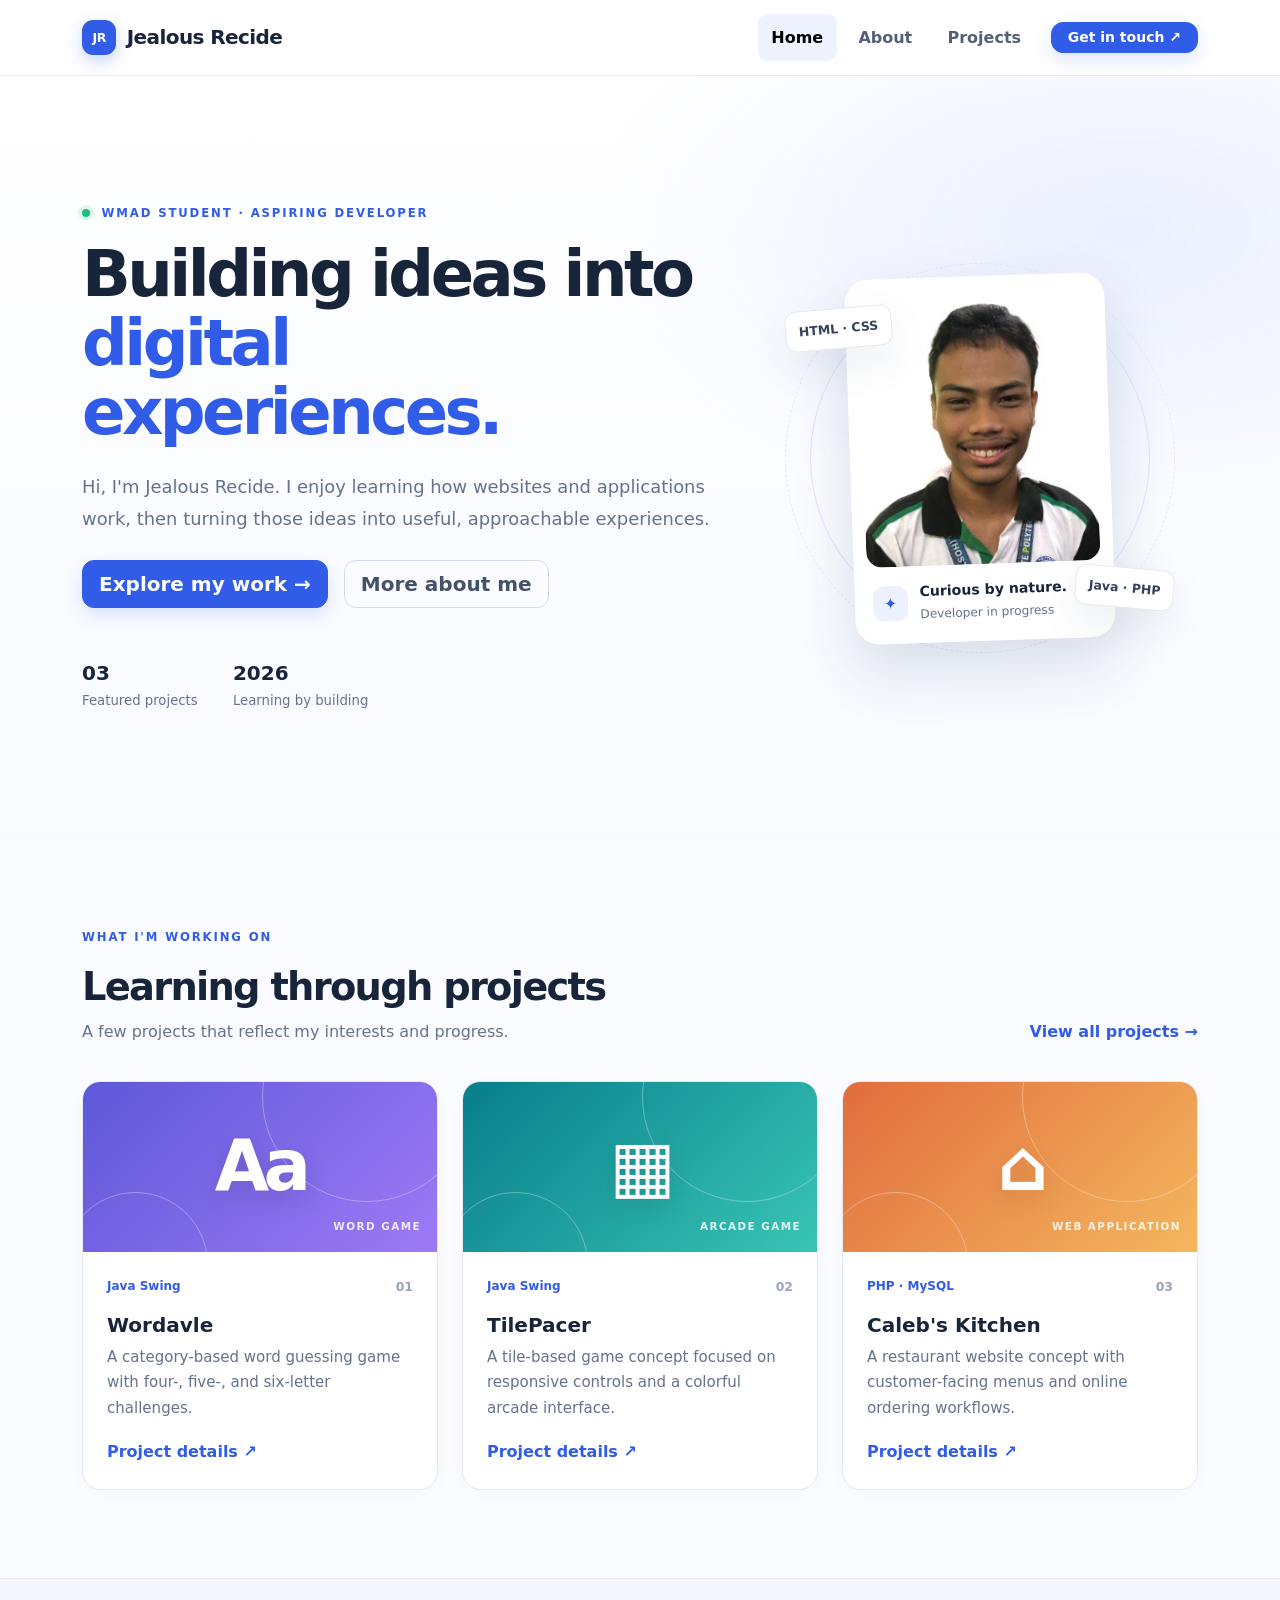
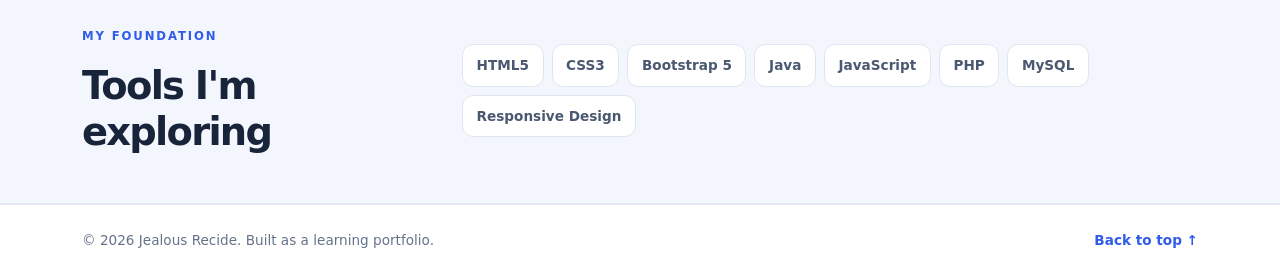
<file: Recide_Jealous_Week11_Bootstrap/index.html>
<!DOCTYPE html>
<html lang="en">
<head>
  <meta charset="utf-8">
  <meta name="viewport" content="width=device-width, initial-scale=1">
  <meta name="description" content="Jealous Recide's student developer portfolio and selected projects.">
  <meta name="theme-color" content="#f8fafc">
  <title>Jealous Recide | Portfolio</title>

  <link href="https://cdn.jsdelivr.net/npm/bootstrap@5.3.3/dist/css/bootstrap.min.css" rel="stylesheet">
  <link rel="stylesheet" href="css/style.css">
</head>
<body>
  <a class="skip-link" href="#main-content">Skip to content</a>
  <nav class="navbar navbar-expand-lg navbar-light sticky-top site-nav">
    <div class="container">
      <a class="navbar-brand fw-bold" href="index.html">
        <span class="brand-mark">JR</span> Jealous Recide
      </a>

      <button class="navbar-toggler" type="button" data-bs-toggle="collapse" data-bs-target="#portfolioNav"
        aria-controls="portfolioNav" aria-expanded="false" aria-label="Toggle navigation">
        <span class="navbar-toggler-icon"></span>
      </button>

      <div class="collapse navbar-collapse" id="portfolioNav">
        <ul class="navbar-nav ms-auto align-items-lg-center gap-lg-2">
          <li class="nav-item">
            <a class="nav-link active" aria-current="page" href="index.html">Home</a>
          </li>
          <li class="nav-item">
            <a class="nav-link" href="about.html">About</a>
          </li>
          <li class="nav-item">
            <a class="nav-link" href="projects.html">Projects</a>
          </li>
          <li class="nav-item ms-lg-2">
            <a class="btn btn-primary btn-sm px-3" href="about.html#contact">
              Get in touch <span aria-hidden="true">↗</span>
            </a>
          </li>
        </ul>
      </div>
    </div>
  </nav>

  <main id="main-content">
    <section class="hero-section py-5 py-lg-6">
      <div class="container py-lg-4">
        <div class="row align-items-center g-5">
          <div class="col-lg-7 order-2 order-lg-1">
            <p class="eyebrow mb-3">
              <span class="status-dot"></span> WMAD STUDENT · ASPIRING DEVELOPER
            </p>
            <h1 class="display-3 fw-bold hero-title">
              Building ideas into <span>digital experiences.</span>
            </h1>
            <p class="lead hero-copy mt-4">
              Hi, I'm Jealous Recide. I enjoy learning how websites and applications work, then turning those ideas
              into useful, approachable experiences.
            </p>

            <div class="d-flex flex-wrap gap-3 mt-4">
              <a class="btn btn-primary btn-lg" href="projects.html">
                Explore my work <span aria-hidden="true">→</span>
              </a>
              <a class="btn btn-outline-secondary btn-lg" href="about.html">More about me</a>
            </div>

            <div class="hero-meta mt-5">
              <div>
                <strong>03</strong>
                <span>Featured projects</span>
              </div>
              <div>
                <strong>2026</strong>
                <span>Learning by building</span>
              </div>
            </div>
          </div>

          <div class="col-lg-5 order-1 order-lg-2">
            <div class="portrait-wrap mx-auto">
              <div class="portrait-orbit orbit-one"></div>
              <div class="portrait-orbit orbit-two"></div>

              <div class="portrait-card">
                <img src="images/profile.jpg" class="profile-image" alt="Portrait of Jealous Recide">
                <div class="portrait-caption">
                  <span class="caption-icon">✦</span>
                  <div>
                    <strong>Curious by nature.</strong>
                    <small>Developer in progress</small>
                  </div>
                </div>
              </div>

              <span class="floating-tag tag-top">HTML · CSS</span>
              <span class="floating-tag tag-bottom">Java · PHP</span>
            </div>
          </div>

        </div>
      </div>
    </section>

    <section class="section-space">
      <div class="container">

        <div class="section-heading d-flex flex-column flex-md-row justify-content-between align-items-md-end gap-3">
          <div>
            <p class="eyebrow">WHAT I'M WORKING ON</p>
            <h2 class="section-title">Learning through projects</h2>
            <p class="section-subtitle mb-0">A few projects that reflect my interests and progress.</p>
          </div>
          <a href="projects.html" class="text-link">View all projects <span aria-hidden="true">→</span></a>
        </div>

        <div class="row g-4 mt-2">
          <div class="col-md-6 col-lg-4">
            <article class="card project-card h-100">
              <div class="project-visual visual-purple">
                <span class="visual-symbol">Aa</span>
                <span class="visual-label">WORD GAME</span>
              </div>
              <div class="card-body p-4">
                <div class="d-flex justify-content-between align-items-center mb-3">
                  <span class="project-type">Java Swing</span>
                  <span class="project-number">01</span>
                </div>
                <h3 class="h5 card-title">Wordavle</h3>
                <p class="card-text">
                  A category-based word guessing game with four-, five-, and six-letter challenges.
                </p>
                <a href="projects.html#wordavle" class="stretched-link text-link">
                  Project details <span aria-hidden="true">↗</span>
                </a>
              </div>
            </article>
          </div>

          <div class="col-md-6 col-lg-4">
            <article class="card project-card h-100">
              <div class="project-visual visual-teal">
                <span class="visual-symbol">▦</span>
                <span class="visual-label">ARCADE GAME</span>
              </div>
              <div class="card-body p-4">
                <div class="d-flex justify-content-between align-items-center mb-3">
                  <span class="project-type">Java Swing</span>
                  <span class="project-number">02</span>
                </div>
                <h3 class="h5 card-title">TilePacer</h3>
                <p class="card-text">
                  A tile-based game concept focused on responsive controls and a colorful arcade interface.
                </p>
                <a href="projects.html#tilepacer" class="stretched-link text-link">
                  Project details <span aria-hidden="true">↗</span>
                </a>
              </div>
            </article>
          </div>

          <div class="col-md-6 col-lg-4">
            <article class="card project-card h-100">
              <div class="project-visual visual-orange">
                <span class="visual-symbol">⌂</span>
                <span class="visual-label">WEB APPLICATION</span>
              </div>
              <div class="card-body p-4">
                <div class="d-flex justify-content-between align-items-center mb-3">
                  <span class="project-type">PHP · MySQL</span>
                  <span class="project-number">03</span>
                </div>
                <h3 class="h5 card-title">Caleb's Kitchen</h3>
                <p class="card-text">
                  A restaurant website concept with customer-facing menus and online ordering workflows.
                </p>
                <a href="projects.html#calebs" class="stretched-link text-link">
                  Project details <span aria-hidden="true">↗</span>
                </a>
              </div>
            </article>
          </div>
        </div>
      </div>
    </section>

    <section class="skills-band py-5">
      <div class="container">
        <div class="row align-items-center g-4">
          <div class="col-lg-4">
            <p class="eyebrow">MY FOUNDATION</p>
            <h2 class="section-title mb-0">Tools I'm exploring</h2>
          </div>
          <div class="col-lg-8">
            <div class="d-flex flex-wrap gap-2 skill-list">
              <span>HTML5</span>
              <span>CSS3</span>
              <span>Bootstrap 5</span>
              <span>Java</span>
              <span>JavaScript</span>
              <span>PHP</span>
              <span>MySQL</span>
              <span>Responsive Design</span>
            </div>
          </div>
        </div>
      </div>
    </section>
  </main>

  <footer class="site-footer py-4">
    <div class="container d-flex flex-column flex-md-row justify-content-between align-items-center gap-2">
      <p class="mb-0">© 2026 Jealous Recide. Built as a learning portfolio.</p>
      <a href="#main-content" class="footer-link">Back to top ↑</a>
    </div>
  </footer>

  <script src="https://cdn.jsdelivr.net/npm/bootstrap@5.3.3/dist/js/bootstrap.bundle.min.js"></script>
  <script src="js/main.js"></script>
</body>
</html>
</file>
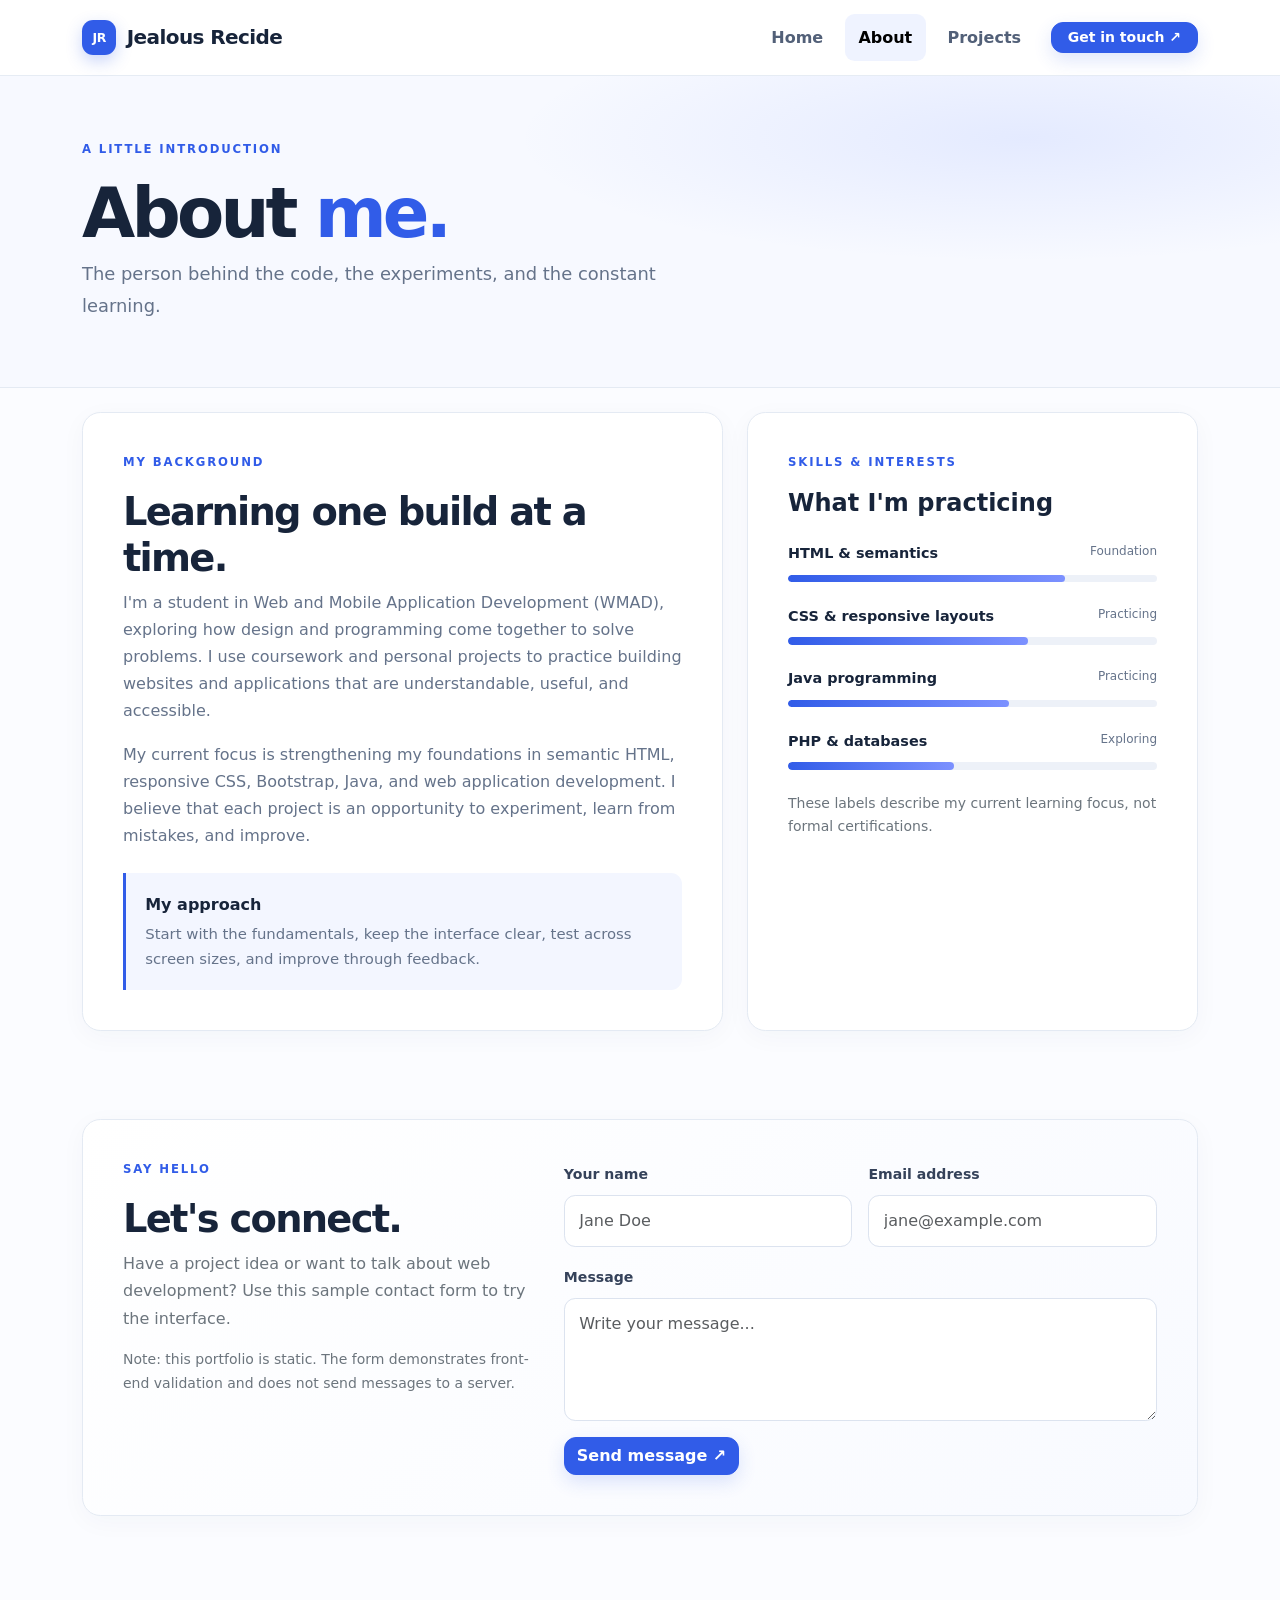
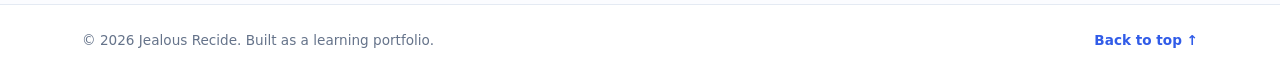
<file: Recide_Jealous_Week11_Bootstrap/about.html>
<!DOCTYPE html>
<html lang="en">
<head>
  <meta charset="utf-8">
  <meta name="viewport" content="width=device-width, initial-scale=1">
  <meta name="description" content="Learn more about Jealous Recide, a student developer.">
  <meta name="theme-color" content="#f8fafc">
  <title>About | Jealous Recide</title>

  <link href="https://cdn.jsdelivr.net/npm/bootstrap@5.3.3/dist/css/bootstrap.min.css" rel="stylesheet">
  <link rel="stylesheet" href="css/style.css">
</head>
<body>
  <a class="skip-link" href="#main-content">Skip to content</a>

  <nav class="navbar navbar-expand-lg navbar-light sticky-top site-nav">
    <div class="container">
      <a class="navbar-brand fw-bold" href="index.html">
        <span class="brand-mark">JR</span> Jealous Recide
      </a>

      <button class="navbar-toggler" type="button" data-bs-toggle="collapse" data-bs-target="#portfolioNav"
        aria-controls="portfolioNav" aria-expanded="false" aria-label="Toggle navigation">
        <span class="navbar-toggler-icon"></span>
      </button>

      <div class="collapse navbar-collapse" id="portfolioNav">
        <ul class="navbar-nav ms-auto align-items-lg-center gap-lg-2">
          <li class="nav-item">
            <a class="nav-link" href="index.html">Home</a>
          </li>
          <li class="nav-item">
            <a class="nav-link active" aria-current="page" href="about.html">About</a>
          </li>
          <li class="nav-item">
            <a class="nav-link" href="projects.html">Projects</a>
          </li>
          <li class="nav-item ms-lg-2">
            <a class="btn btn-primary btn-sm px-3" href="#contact">Get in touch ↗</a>
          </li>
        </ul>
      </div>
    </div>
  </nav>

  <main id="main-content">
    <section class="page-hero py-5">
      <div class="container py-3">
        <p class="eyebrow">A LITTLE INTRODUCTION</p>
        <h1 class="display-4 fw-bold hero-title">About <span>me.</span></h1>
        <p class="lead hero-copy mb-0">The person behind the code, the experiments, and the constant learning.</p>
      </div>
    </section>

    <section class="section-space pt-4">
      <div class="container">
        <div class="row g-4">

          <div class="col-lg-7">
            <article class="content-panel h-100">
              <p class="eyebrow">MY BACKGROUND</p>
              <h2 class="section-title">Learning one build at a time.</h2>

              <p>
                I'm a student in Web and Mobile Application Development (WMAD), exploring how design and
                programming come together to solve problems. I use coursework and personal projects to practice
                building websites and applications that are understandable, useful, and accessible.
              </p>
              <p>
                My current focus is strengthening my foundations in semantic HTML, responsive CSS, Bootstrap, Java,
                and web application development. I believe that each project is an opportunity to experiment, learn
                from mistakes, and improve.
              </p>

              <div class="callout mt-4">
                <strong>My approach</strong>
                <p class="mb-0">
                  Start with the fundamentals, keep the interface clear, test across screen sizes, and improve
                  through feedback.
                </p>
              </div>
            </article>
          </div>

          <div class="col-lg-5">
            <div class="content-panel h-100">
              <p class="eyebrow">SKILLS &amp; INTERESTS</p>
              <h2 class="h4 fw-bold mb-4">What I'm practicing</h2>

              <div class="skill-row">
                <div class="d-flex justify-content-between">
                  <strong>HTML &amp; semantics</strong>
                  <span>Foundation</span>
                </div>
                <div class="progress" role="progressbar" aria-label="HTML and semantics learning progress"
                  aria-valuenow="75" aria-valuemin="0" aria-valuemax="100">
                  <div class="progress-bar" style="width: 75%"></div>
                </div>
              </div>

              <div class="skill-row">
                <div class="d-flex justify-content-between">
                  <strong>CSS &amp; responsive layouts</strong>
                  <span>Practicing</span>
                </div>
                <div class="progress" role="progressbar" aria-label="CSS and responsive layouts learning progress"
                  aria-valuenow="65" aria-valuemin="0" aria-valuemax="100">
                  <div class="progress-bar" style="width: 65%"></div>
                </div>
              </div>

              <div class="skill-row">
                <div class="d-flex justify-content-between">
                  <strong>Java programming</strong>
                  <span>Practicing</span>
                </div>
                <div class="progress" role="progressbar" aria-label="Java programming learning progress"
                  aria-valuenow="60" aria-valuemin="0" aria-valuemax="100">
                  <div class="progress-bar" style="width: 60%"></div>
                </div>
              </div>

              <div class="skill-row">
                <div class="d-flex justify-content-between">
                  <strong>PHP &amp; databases</strong>
                  <span>Exploring</span>
                </div>
                <div class="progress" role="progressbar" aria-label="PHP and database learning progress"
                  aria-valuenow="45" aria-valuemin="0" aria-valuemax="100">
                  <div class="progress-bar" style="width: 45%"></div>
                </div>
              </div>

              <p class="small text-secondary mt-3 mb-0">
                These labels describe my current learning focus, not formal certifications.
              </p>
            </div>
          </div>

        </div>
      </div>
    </section>

    <section class="section-space pt-0" id="contact">
      <div class="container">
        <div class="contact-panel">
          <div class="row g-4 align-items-start">

            <div class="col-lg-5">
              <p class="eyebrow">SAY HELLO</p>
              <h2 class="section-title">Let's connect.</h2>
              <p class="text-secondary">
                Have a project idea or want to talk about web development? Use this sample contact form to try the
                interface.
              </p>
              <p class="small text-secondary mb-0">
                Note: this portfolio is static. The form demonstrates front-end validation and does not send messages
                to a server.
              </p>
            </div>

            <div class="col-lg-7">
              <form id="contactForm" class="row g-3 needs-validation" novalidate>
                <div class="col-md-6">
                  <label for="contactName" class="form-label">Your name</label>
                  <input id="contactName" name="name" class="form-control" type="text" placeholder="Jane Doe" required>
                  <div class="invalid-feedback">Please enter your name.</div>
                </div>

                <div class="col-md-6">
                  <label for="contactEmail" class="form-label">Email address</label>
                  <input id="contactEmail" name="email" class="form-control" type="email"
                    placeholder="jane@example.com" required>
                  <div class="invalid-feedback">Please enter a valid email address.</div>
                </div>

                <div class="col-12">
                  <label for="contactMessage" class="form-label">Message</label>
                  <textarea id="contactMessage" name="message" class="form-control" rows="4"
                    placeholder="Write your message..." required></textarea>
                  <div class="invalid-feedback">Please add a short message.</div>
                </div>

                <div class="col-12 d-flex flex-wrap align-items-center gap-3">
                  <button class="btn btn-primary" type="submit">Send message ↗</button>
                  <span id="formFeedback" class="small" role="status" aria-live="polite"></span>
                </div>
              </form>
            </div>

          </div>
        </div>
      </div>
    </section>
  </main>

  <footer class="site-footer py-4">
    <div class="container d-flex flex-column flex-md-row justify-content-between align-items-center gap-2">
      <p class="mb-0">© 2026 Jealous Recide. Built as a learning portfolio.</p>
      <a href="#main-content" class="footer-link">Back to top ↑</a>
    </div>
  </footer>

  <script src="https://cdn.jsdelivr.net/npm/bootstrap@5.3.3/dist/js/bootstrap.bundle.min.js"></script>
  <script src="js/main.js"></script>
</body>
</html>
</file>
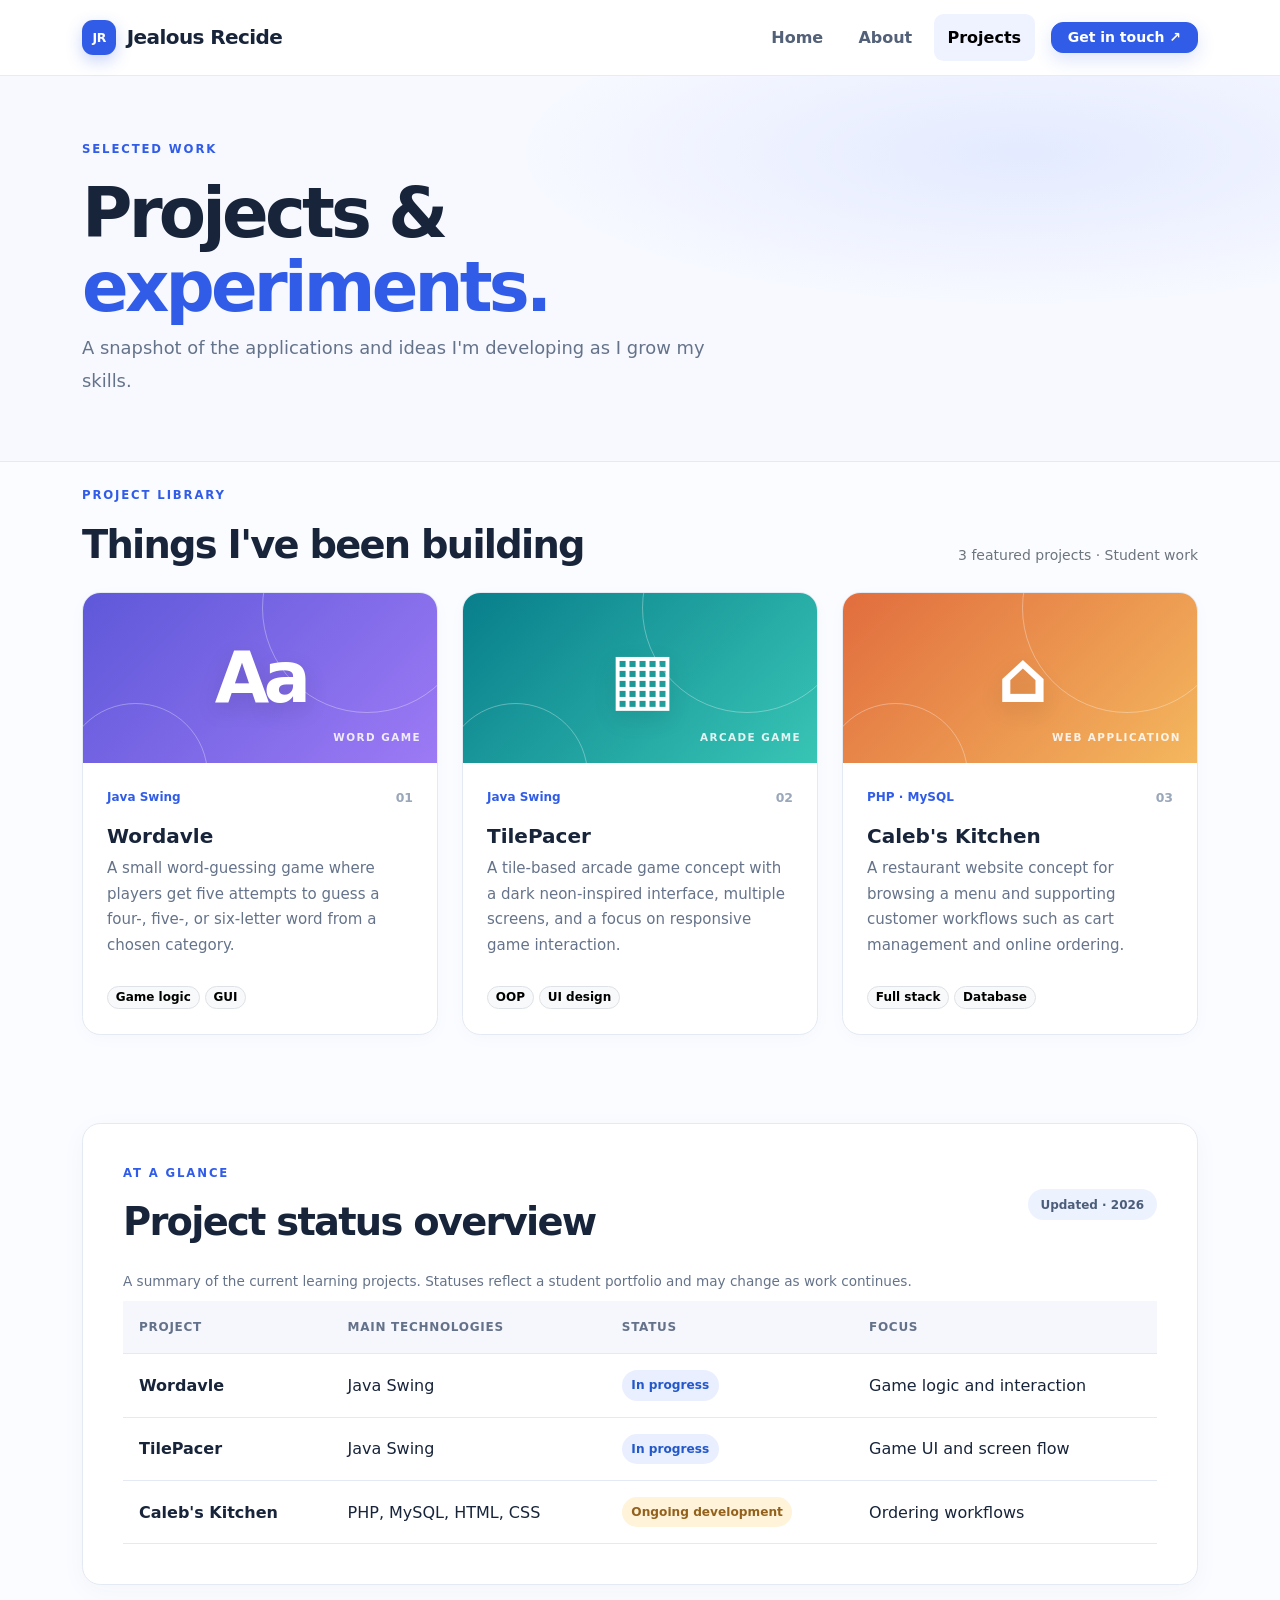
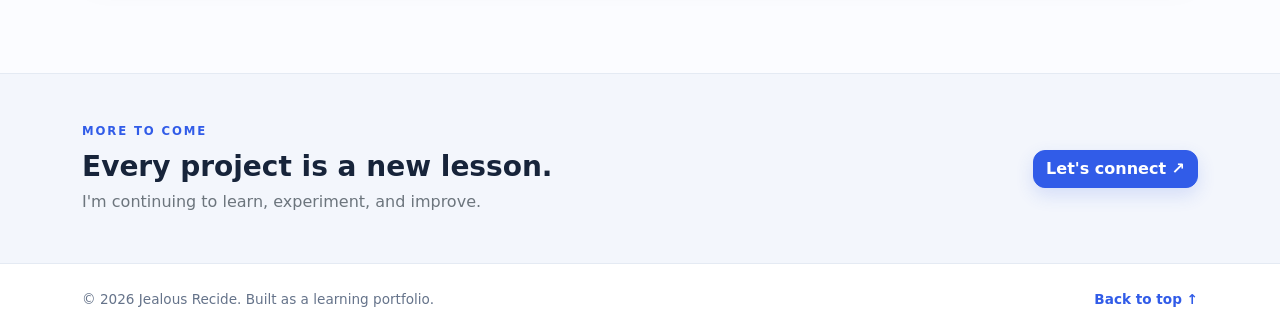
<file: Recide_Jealous_Week11_Bootstrap/projects.html>
<!DOCTYPE html>
<html lang="en">
<head>
  <meta charset="utf-8">
  <meta name="viewport" content="width=device-width, initial-scale=1">
  <meta name="description" content="Selected software and web projects by Jealous Recide.">
  <meta name="theme-color" content="#f8fafc">
  <title>Projects | Jealous Recide</title>

  <link href="https://cdn.jsdelivr.net/npm/bootstrap@5.3.3/dist/css/bootstrap.min.css" rel="stylesheet">
  <link rel="stylesheet" href="css/style.css">
</head>
<body>
  <a class="skip-link" href="#main-content">Skip to content</a>
  <nav class="navbar navbar-expand-lg navbar-light sticky-top site-nav">
    <div class="container">
      <a class="navbar-brand fw-bold" href="index.html">
        <span class="brand-mark">JR</span> Jealous Recide
      </a>

      <button class="navbar-toggler" type="button" data-bs-toggle="collapse" data-bs-target="#portfolioNav"
        aria-controls="portfolioNav" aria-expanded="false" aria-label="Toggle navigation">
        <span class="navbar-toggler-icon"></span>
      </button>

      <div class="collapse navbar-collapse" id="portfolioNav">
        <ul class="navbar-nav ms-auto align-items-lg-center gap-lg-2">
          <li class="nav-item">
            <a class="nav-link" href="index.html">Home</a>
          </li>
          <li class="nav-item">
            <a class="nav-link" href="about.html">About</a>
          </li>
          <li class="nav-item">
            <a class="nav-link active" aria-current="page" href="projects.html">Projects</a>
          </li>
          <li class="nav-item ms-lg-2">
            <a class="btn btn-primary btn-sm px-3" href="about.html#contact">Get in touch ↗</a>
          </li>
        </ul>
      </div>
    </div>
  </nav>

  <main id="main-content">
    <section class="page-hero py-5">
      <div class="container py-3">
        <p class="eyebrow">SELECTED WORK</p>
        <h1 class="display-4 fw-bold hero-title">Projects &amp; <span>experiments.</span></h1>
        <p class="lead hero-copy mb-0">
          A snapshot of the applications and ideas I'm developing as I grow my skills.
        </p>
      </div>
    </section>

    <section class="section-space pt-4">
      <div class="container">

        <div class="d-flex flex-column flex-md-row justify-content-between align-items-md-end gap-3 mb-4">
          <div>
            <p class="eyebrow">PROJECT LIBRARY</p>
            <h2 class="section-title mb-0">Things I've been building</h2>
          </div>
          <span class="small text-secondary">3 featured projects · Student work</span>
        </div>

        <div class="row g-4">
          <div class="col-md-6 col-lg-4" id="wordavle">
            <article class="card project-card h-100">
              <div class="project-visual visual-purple">
                <span class="visual-symbol">Aa</span>
                <span class="visual-label">WORD GAME</span>
              </div>
              <div class="card-body p-4 d-flex flex-column">
                <div class="d-flex justify-content-between mb-3">
                  <span class="project-type">Java Swing</span>
                  <span class="project-number">01</span>
                </div>
                <h2 class="h5 card-title">Wordavle</h2>
                <p class="card-text">
                  A small word-guessing game where players get five attempts to guess a four-, five-, or six-letter
                  word from a chosen category.
                </p>
                <div class="mt-auto pt-2">
                  <span class="badge rounded-pill text-bg-light border">Game logic</span>
                  <span class="badge rounded-pill text-bg-light border">GUI</span>
                </div>
              </div>
            </article>
          </div>

          <div class="col-md-6 col-lg-4" id="tilepacer">
            <article class="card project-card h-100">
              <div class="project-visual visual-teal">
                <span class="visual-symbol">▦</span>
                <span class="visual-label">ARCADE GAME</span>
              </div>
              <div class="card-body p-4 d-flex flex-column">
                <div class="d-flex justify-content-between mb-3">
                  <span class="project-type">Java Swing</span>
                  <span class="project-number">02</span>
                </div>
                <h2 class="h5 card-title">TilePacer</h2>
                <p class="card-text">
                  A tile-based arcade game concept with a dark neon-inspired interface, multiple screens, and a focus
                  on responsive game interaction.
                </p>
                <div class="mt-auto pt-2">
                  <span class="badge rounded-pill text-bg-light border">OOP</span>
                  <span class="badge rounded-pill text-bg-light border">UI design</span>
                </div>
              </div>
            </article>
          </div>

          <div class="col-md-6 col-lg-4" id="calebs">
            <article class="card project-card h-100">
              <div class="project-visual visual-orange">
                <span class="visual-symbol">⌂</span>
                <span class="visual-label">WEB APPLICATION</span>
              </div>
              <div class="card-body p-4 d-flex flex-column">
                <div class="d-flex justify-content-between mb-3">
                  <span class="project-type">PHP · MySQL</span>
                  <span class="project-number">03</span>
                </div>
                <h2 class="h5 card-title">Caleb's Kitchen</h2>
                <p class="card-text">
                  A restaurant website concept for browsing a menu and supporting customer workflows such as cart
                  management and online ordering.
                </p>
                <div class="mt-auto pt-2">
                  <span class="badge rounded-pill text-bg-light border">Full stack</span>
                  <span class="badge rounded-pill text-bg-light border">Database</span>
                </div>
              </div>
            </article>
          </div>

        </div>
      </div>
    </section>

    <section class="section-space pt-0">
      <div class="container">
        <div class="content-panel">

          <div class="row align-items-center g-3 mb-3">
            <div class="col">
              <p class="eyebrow">AT A GLANCE</p>
              <h2 class="section-title mb-0">Project status overview</h2>
            </div>
            <div class="col-auto">
              <span class="badge rounded-pill status-badge">Updated · 2026</span>
            </div>
          </div>

          <div class="table-responsive">
            <table class="table align-middle project-table mb-0">
              <caption class="caption-top">
                A summary of the current learning projects. Statuses reflect a student portfolio and may change as work
                continues.
              </caption>
              <thead>
                <tr>
                  <th scope="col">Project</th>
                  <th scope="col">Main technologies</th>
                  <th scope="col">Status</th>
                  <th scope="col">Focus</th>
                </tr>
              </thead>
              <tbody>
                <tr>
                  <th scope="row">Wordavle</th>
                  <td>Java Swing</td>
                  <td><span class="status-pill status-progress">In progress</span></td>
                  <td>Game logic and interaction</td>
                </tr>
                <tr>
                  <th scope="row">TilePacer</th>
                  <td>Java Swing</td>
                  <td><span class="status-pill status-progress">In progress</span></td>
                  <td>Game UI and screen flow</td>
                </tr>
                <tr>
                  <th scope="row">Caleb's Kitchen</th>
                  <td>PHP, MySQL, HTML, CSS</td>
                  <td><span class="status-pill status-planning">Ongoing development</span></td>
                  <td>Ordering workflows</td>
                </tr>
              </tbody>
            </table>
          </div>

        </div>
      </div>
    </section>

    <section class="cta-section py-5">
      <div class="container d-flex flex-column flex-md-row justify-content-between align-items-md-center gap-3">
        <div>
          <p class="eyebrow mb-2">MORE TO COME</p>
          <h2 class="h3 fw-bold mb-1">Every project is a new lesson.</h2>
          <p class="text-secondary mb-0">I'm continuing to learn, experiment, and improve.</p>
        </div>
        <a href="about.html#contact" class="btn btn-primary">Let's connect ↗</a>
      </div>
    </section>

  </main>

  <footer class="site-footer py-4">
    <div class="container d-flex flex-column flex-md-row justify-content-between align-items-center gap-2">
      <p class="mb-0">© 2026 Jealous Recide. Built as a learning portfolio.</p>
      <a href="#main-content" class="footer-link">Back to top ↑</a>
    </div>
  </footer>

  <script src="https://cdn.jsdelivr.net/npm/bootstrap@5.3.3/dist/js/bootstrap.bundle.min.js"></script>
  <script src="js/main.js"></script>
</body>
</html>
</file>
<file: Recide_Jealous_Week11_Bootstrap/css/style.css>
:root {
  --ink: #17243a;
  --muted: #65738a;
  --primary: #315ce8;
  --primary-dark: #2447bf;
  --line: #e4eaf3;
  --soft: #f5f7fc;
  --surface: #ffffff;
  --radius: 1.15rem;
  --shadow: 0 16px 42px rgba(25, 45, 86, 0.08);
}

html {
  scroll-behavior: smooth;
  scroll-padding-top: 5rem;
}

body {
  margin: 0;
  color: var(--ink);
  background: #fbfcff;
  font-family: Inter, "Segoe UI", system-ui, -apple-system, sans-serif;
  line-height: 1.7;
}

a {
  text-underline-offset: 0.2em;
}

.skip-link {
  position: absolute;
  top: -100px;
  left: 1rem;
  z-index: 2000;
  padding: 0.75rem 1rem;
  background: white;
  border-radius: 0.5rem;
}

.skip-link:focus {
  top: 1rem;
}

.site-nav {
  background: rgba(255, 255, 255, 0.94);
  border-bottom: 1px solid rgba(228, 234, 243, 0.9);
  backdrop-filter: blur(14px);
}

.navbar {
  min-height: 76px;
}

.navbar-brand {
  display: inline-flex;
  align-items: center;
  gap: 0.65rem;
  color: var(--ink);
  letter-spacing: -0.03em;
}

.brand-mark {
  display: inline-grid;
  place-items: center;
  width: 2.15rem;
  height: 2.15rem;
  border-radius: 0.7rem;
  color: white;
  background: var(--primary);
  font-size: 0.78rem;
  letter-spacing: -0.04em;
  box-shadow: 0 6px 16px rgba(49, 92, 232, 0.25);
}

.nav-link {
  color: #526078;
  font-weight: 600;
  padding: 0.6rem 0.85rem !important;
  border-radius: 0.6rem;
}

.nav-link:hover,
.nav-link.active {
  color: var(--primary);
  background: #eff3ff;
}

.btn {
  border-radius: 0.75rem;
  font-weight: 650;
}

.btn-primary {
  --bs-btn-bg: var(--primary);
  --bs-btn-border-color: var(--primary);
  --bs-btn-hover-bg: var(--primary-dark);
  --bs-btn-hover-border-color: var(--primary-dark);
  --bs-btn-active-bg: var(--primary-dark);
  box-shadow: 0 7px 18px rgba(49, 92, 232, 0.16);
}

.btn-outline-secondary {
  --bs-btn-color: #43516a;
  --bs-btn-border-color: #d4dce9;
  --bs-btn-hover-bg: #f0f3f9;
  --bs-btn-hover-color: var(--ink);
  --bs-btn-hover-border-color: #d4dce9;
}

.hero-section {
  overflow: hidden;
  background:
    radial-gradient(ellipse at 88% 20%, rgba(91, 128, 255, 0.11), transparent 34%),
    linear-gradient(180deg, #fff 0%, #f8faff 100%);
}

.py-lg-6 {
  padding-top: 6.5rem !important;
  padding-bottom: 6.5rem !important;
}

.eyebrow {
  color: var(--primary);
  font-size: 0.73rem;
  letter-spacing: 0.16em;
  font-weight: 800;
}

.status-dot {
  display: inline-block;
  width: 0.5rem;
  height: 0.5rem;
  margin-right: 0.35rem;
  border-radius: 50%;
  background: #22b981;
  box-shadow: 0 0 0 4px #dcf8ec;
}

.hero-title {
  max-width: 760px;
  color: var(--ink);
  letter-spacing: -0.055em;
  line-height: 1.08;
}

.hero-title span {
  color: var(--primary);
}

.hero-copy {
  max-width: 650px;
  color: var(--muted);
  font-size: 1.12rem;
  line-height: 1.8;
}

.hero-meta {
  display: flex;
  flex-wrap: wrap;
  gap: 2.2rem;
}

.hero-meta div {
  display: flex;
  flex-direction: column;
}

.hero-meta strong {
  font-size: 1.25rem;
  color: var(--ink);
}

.hero-meta span {
  font-size: 0.83rem;
  color: var(--muted);
}

.portrait-wrap {
  position: relative;
  display: grid;
  place-items: center;
  width: min(100%, 390px);
  min-height: 390px;
}

.portrait-orbit {
  position: absolute;
  border: 1px solid #dce5ff;
  border-radius: 50%;
}

.orbit-one {
  width: 340px;
  height: 340px;
}

.orbit-two {
  width: 390px;
  height: 390px;
  border-style: dashed;
  opacity: 0.8;
}

.portrait-card {
  position: relative;
  z-index: 1;
  width: 260px;
  padding: 0.75rem;
  border: 1px solid white;
  border-radius: 1.5rem;
  background: white;
  box-shadow: 0 24px 60px rgba(34, 54, 100, 0.16);
  transform: rotate(-2deg);
}

.profile-image {
  display: block;
  width: 100%;
  height: 275px;
  object-fit: cover;
  object-position: center;
  border-radius: 1rem;
  background: #e9eef8;
}

.portrait-caption {
  display: flex;
  gap: 0.75rem;
  align-items: center;
  padding: 0.9rem 0.3rem 0.3rem;
}

.portrait-caption strong,
.portrait-caption small {
  display: block;
}

.portrait-caption strong {
  font-size: 0.88rem;
}

.portrait-caption small {
  color: var(--muted);
  font-size: 0.76rem;
}

.caption-icon {
  display: grid;
  place-items: center;
  width: 2.2rem;
  height: 2.2rem;
  color: var(--primary);
  background: #edf1ff;
  border-radius: 0.7rem;
}

.floating-tag {
  position: absolute;
  z-index: 2;
  padding: 0.55rem 0.8rem;
  color: #34415a;
  background: white;
  border: 1px solid var(--line);
  border-radius: 0.7rem;
  box-shadow: var(--shadow);
  font-size: 0.78rem;
  font-weight: 750;
}

.tag-top {
  top: 45px;
  left: 0;
  transform: rotate(-5deg);
}

.tag-bottom {
  right: 0;
  bottom: 45px;
  transform: rotate(5deg);
}

.section-space {
  padding: 5.5rem 0;
}

.section-heading {
  margin-bottom: 0.7rem;
}

.section-title {
  color: var(--ink);
  font-size: clamp(1.8rem, 3vw, 2.45rem);
  font-weight: 780;
  letter-spacing: -0.045em;
}

.section-subtitle {
  color: var(--muted);
}

.text-link {
  color: var(--primary);
  font-weight: 750;
  text-decoration: none;
}

.text-link:hover {
  color: var(--primary-dark);
  text-decoration: underline;
}

.project-card {
  border: 1px solid var(--line);
  border-radius: var(--radius);
  overflow: hidden;
  background: var(--surface);
  box-shadow: 0 4px 18px rgba(25, 45, 86, 0.025);
  transition: transform 0.2s ease, box-shadow 0.2s ease;
}

.project-card:hover {
  transform: translateY(-5px);
  box-shadow: var(--shadow);
}

.project-visual {
  position: relative;
  display: grid;
  place-items: center;
  min-height: 170px;
  overflow: hidden;
}

.project-visual::before,
.project-visual::after {
  position: absolute;
  content: "";
  border: 1px solid rgba(255, 255, 255, 0.32);
  border-radius: 50%;
}

.project-visual::before {
  width: 210px;
  height: 210px;
  right: -35px;
  top: -90px;
}

.project-visual::after {
  width: 145px;
  height: 145px;
  left: -20px;
  bottom: -85px;
}

.visual-purple {
  background: linear-gradient(135deg, #5e58d9, #9d7af5);
}

.visual-teal {
  background: linear-gradient(135deg, #087e8b, #38c5b5);
}

.visual-orange {
  background: linear-gradient(135deg, #e16d3e, #f4b75e);
}

.visual-symbol {
  color: white;
  font-size: 4.4rem;
  font-weight: 800;
  letter-spacing: -0.08em;
  line-height: 1;
  text-shadow: 0 8px 24px rgba(0, 0, 0, 0.12);
}

.visual-label {
  position: absolute;
  right: 1rem;
  bottom: 1rem;
  color: rgba(255, 255, 255, 0.86);
  font-size: 0.65rem;
  letter-spacing: 0.14em;
  font-weight: 800;
}

.project-type {
  color: var(--primary);
  font-size: 0.75rem;
  font-weight: 750;
}

.project-number {
  color: #9aa6ba;
  font-size: 0.78rem;
  font-weight: 800;
}

.card-title {
  color: var(--ink);
  font-weight: 780;
}

.card-text {
  color: var(--muted);
  font-size: 0.94rem;
}

.skills-band {
  background: #f3f6fc;
  border-top: 1px solid var(--line);
  border-bottom: 1px solid var(--line);
}

.skill-list span {
  display: inline-flex;
  align-items: center;
  padding: 0.55rem 0.85rem;
  border: 1px solid #dfe6f2;
  border-radius: 0.7rem;
  background: white;
  color: #4a5870;
  font-size: 0.85rem;
  font-weight: 650;
}

.site-footer {
  border-top: 1px solid var(--line);
  background: white;
  color: var(--muted);
  font-size: 0.85rem;
}

.footer-link {
  color: var(--primary);
  font-weight: 700;
  text-decoration: none;
}

.page-hero {
  background:
    radial-gradient(ellipse at 80% 20%, rgba(91, 128, 255, 0.12), transparent 35%),
    #f7f9ff;
  border-bottom: 1px solid var(--line);
}

.page-hero .hero-title {
  font-size: clamp(2.7rem, 6vw, 4.3rem);
}

.content-panel,
.contact-panel {
  padding: clamp(1.4rem, 4vw, 2.5rem);
  border: 1px solid var(--line);
  border-radius: var(--radius);
  background: white;
  box-shadow: 0 6px 26px rgba(25, 45, 86, 0.035);
}

.content-panel p:not(.eyebrow) {
  color: var(--muted);
}

.callout {
  padding: 1.1rem 1.2rem;
  border-left: 3px solid var(--primary);
  border-radius: 0 0.7rem 0.7rem 0;
  background: #f3f6ff;
}

.callout strong {
  display: block;
  margin-bottom: 0.25rem;
  color: var(--ink);
}

.callout p {
  font-size: 0.93rem;
}

.skill-row {
  margin-bottom: 1.35rem;
}

.skill-row strong {
  font-size: 0.9rem;
}

.skill-row span {
  color: var(--muted);
  font-size: 0.75rem;
}

.progress {
  height: 0.48rem;
  margin-top: 0.55rem;
  border-radius: 2rem;
  background: #edf1f8;
}

.progress-bar {
  border-radius: 2rem;
  background: linear-gradient(90deg, var(--primary), #7c91ff);
}

.contact-panel {
  background: linear-gradient(135deg, #fff, #f8faff);
}

.form-label {
  color: #35425a;
  font-size: 0.88rem;
  font-weight: 700;
}

.form-control {
  border-color: #dce3ef;
  border-radius: 0.7rem;
  padding: 0.8rem 0.9rem;
}

.form-control:focus {
  border-color: #8ea5ff;
  box-shadow: 0 0 0 0.22rem rgba(49, 92, 232, 0.12);
}

.status-badge {
  padding: 0.6rem 0.8rem;
  color: #4c5d79;
  background: #edf2ff;
}

.project-table {
  --bs-table-bg: transparent;
  --bs-table-color: var(--ink);
}

.project-table thead th {
  color: #64718a;
  background: #f5f7fc;
  font-size: 0.75rem;
  letter-spacing: 0.06em;
  text-transform: uppercase;
  white-space: nowrap;
}

.project-table th,
.project-table td {
  padding: 1rem;
  border-color: var(--line);
}

.project-table tbody th {
  font-weight: 750;
}

.caption-top {
  color: var(--muted);
  font-size: 0.85rem;
}

.status-pill {
  display: inline-block;
  padding: 0.3rem 0.6rem;
  border-radius: 2rem;
  font-size: 0.76rem;
  font-weight: 750;
  white-space: nowrap;
}

.status-progress {
  color: #2258c9;
  background: #e9efff;
}

.status-planning {
  color: #93611b;
  background: #fff3d9;
}

.cta-section {
  background: #f3f6fc;
  border-top: 1px solid var(--line);
}

@media (max-width: 991.98px) {
  .section-space {
    padding: 4rem 0;
  }

  .portrait-wrap {
    min-height: 350px;
  }

  .orbit-one {
    width: 300px;
    height: 300px;
  }

  .orbit-two {
    width: 340px;
    height: 340px;
  }

  .profile-image {
    height: 245px;
  }
}

@media (max-width: 575.98px) {
  .hero-section {
    padding-top: 2.5rem !important;
  }

  .hero-title {
    font-size: clamp(2.45rem, 12vw, 3.6rem);
  }

  .hero-meta {
    gap: 1.5rem;
  }

  .portrait-wrap {
    min-height: 315px;
  }

  .orbit-one {
    width: 260px;
    height: 260px;
  }

  .orbit-two {
    width: 300px;
    height: 300px;
  }

  .portrait-card {
    width: 218px;
  }

  .profile-image {
    height: 220px;
  }

  .tag-top {
    top: 25px;
    left: -2px;
  }

  .tag-bottom {
    right: -2px;
    bottom: 28px;
  }

  .section-space {
    padding: 3.5rem 0;
  }

  .project-table th,
  .project-table td {
    padding: 0.8rem;
  }
}

@media (prefers-reduced-motion: reduce) {
  *,
  *::before,
  *::after {
    scroll-behavior: auto !important;
    transition-duration: 0.01ms !important;
    animation-duration: 0.01ms !important;
    animation-iteration-count: 1 !important;
  }
}
</file>
